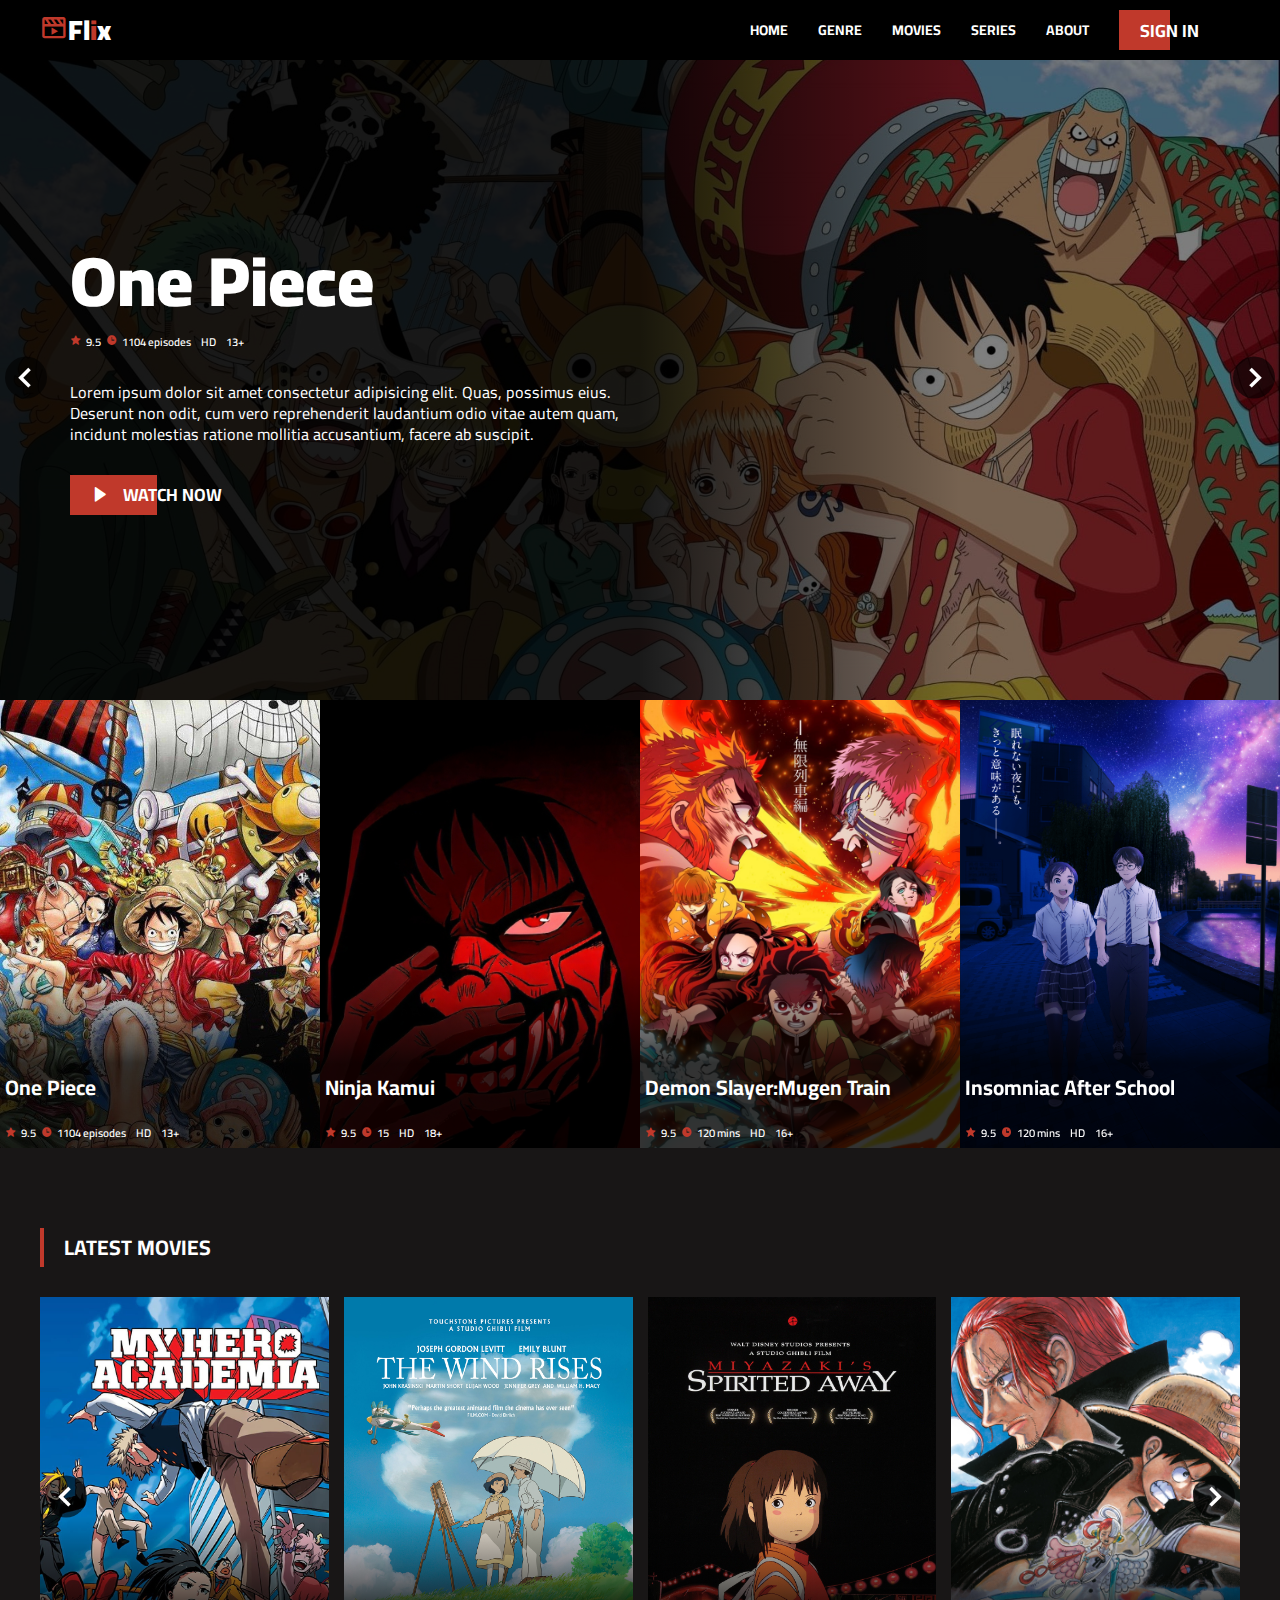
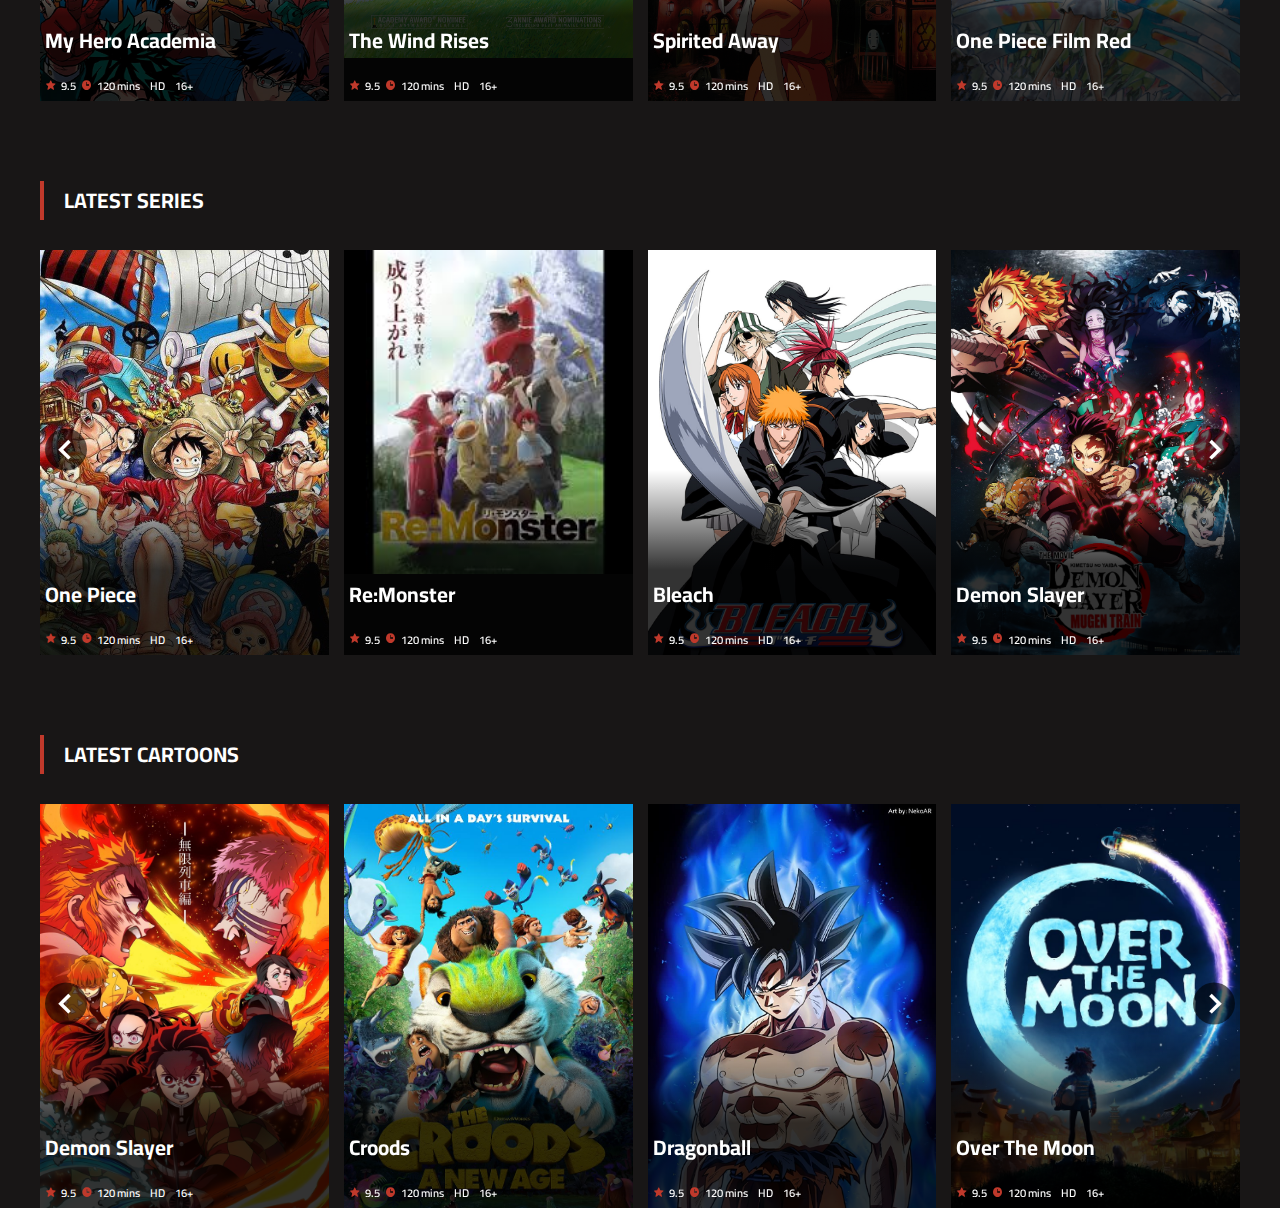
<file: index.html>
<!DOCTYPE html>
<html lang="en">

<head>
    <meta charset="UTF-8">
    <meta http-equiv="X-UA-Compatible" content="IE=edge">
    <meta name="viewport" content="width=device-width, initial-scale=1.0">
    <title>
        Flix
    </title>
    <!-- GOOGLE FONTS -->
    <link rel="preconnect" href="https://fonts.gstatic.com">
    <link href="https://fonts.googleapis.com/css2?family=Cairo:wght@200;300;400;600;700;900&display=swap" rel="stylesheet">
    <!-- OWL CAROUSEL -->
    <link rel="stylesheet" href="https://cdnjs.cloudflare.com/ajax/libs/OwlCarousel2/2.3.4/assets/owl.carousel.min.css" integrity="sha512-tS3S5qG0BlhnQROyJXvNjeEM4UpMXHrQfTGmbQ1gKmelCxlSEBUaxhRBj/EFTzpbP4RVSrpEikbmdJobCvhE3g==" crossorigin="anonymous" />
    <!-- BOX ICONS -->
    <link href='https://unpkg.com/boxicons@2.0.7/css/boxicons.min.css' rel='stylesheet'>
    <!-- APP CSS -->
    <link rel="stylesheet" href="grid.css">
    <link rel="stylesheet" href="app.css">
</head>

<body>

    <!-- NAV -->
    <div class="nav-wrapper">
        <div class="container">
            <div class="nav">
                <a href="#" class="logo">
                    <i class='bx bx-movie-play bx-tada main-color'></i>Fl<span class="main-color">i</span>x
                </a>
                <ul class="nav-menu" id="nav-menu">
                    <li><a href="#">Home</a></li>
                    <li><a href="#">Genre</a></li>
                    <li><a href="#">Movies</a></li>
                    <li><a href="#">Series</a></li>
                    <li><a href="#">About</a></li>
                    <li>
                        <a href="#" class="btn btn-hover">
                            <span>Sign in</span>
                        </a>
                    </li>
                </ul>
                <!-- MOBILE MENU TOGGLE -->
                <div class="hamburger-menu" id="hamburger-menu">
                    <div class="hamburger"></div>
                </div>
            </div>
        </div>
    </div>
    <!-- END NAV -->

    <!-- HERO SECTION -->
    <div class="hero-section">
        <!-- HERO SLIDE -->
        <div class="hero-slide">
            <div class="owl-carousel carousel-nav-center" id="hero-carousel">
                <!-- SLIDE ITEM -->
                <div class="hero-slide-item">
                    <img src="./images/black-banner.png" alt="">
                    <div class="overlay"></div>
                    <div class="hero-slide-item-content">
                        <div class="item-content-wraper">
                            <div class="item-content-title top-down">
                                One Piece
                            </div>
                            <div class="movie-infos top-down delay-2">
                                <div class="movie-info">
                                    <i class="bx bxs-star"></i>
                                    <span>9.5</span>
                                </div>
                                <div class="movie-info">
                                    <i class="bx bxs-time"></i>
                                    <span>1104 episodes</span>
                                </div>
                                <div class="movie-info">
                                    <span>HD</span>
                                </div>
                                <div class="movie-info">
                                    <span>13+</span>
                                </div>
                            </div>
                            <div class="item-content-description top-down delay-4">
                                Lorem ipsum dolor sit amet consectetur adipisicing elit. Quas, possimus eius. Deserunt non odit, cum vero reprehenderit laudantium odio vitae autem quam, incidunt molestias ratione mollitia accusantium, facere ab suscipit.
                            </div>
                            <div class="item-action top-down delay-6">
                                <a href="#" class="btn btn-hover">
                                    <i class="bx bxs-right-arrow"></i>
                                    <span>Watch now</span>
                                </a>
                            </div>
                        </div>
                    </div>
                </div>
                <!-- END SLIDE ITEM -->
                <!-- SLIDE ITEM -->
                <div class="hero-slide-item">
                    <img src="./images/jujutsu kaisen.jpg" alt="">
                    <div class="overlay"></div>
                    <div class="hero-slide-item-content">
                        <div class="item-content-wraper">
                            <div class="item-content-title top-down">
                                Jujutsu Kaisen
                            </div>
                            <div class="movie-infos top-down delay-2">
                                <div class="movie-info">
                                    <i class="bx bxs-star"></i>
                                    <span>9.2</span>
                                </div>
                                <div class="movie-info">
                                    <i class="bx bxs-time"></i>
                                    <span>47 episodes</span>
                                </div>
                                <div class="movie-info">
                                    <span>HD</span>
                                </div>
                                <div class="movie-info">
                                    <span>16+</span>
                                </div>
                            </div>
                            <div class="item-content-description top-down delay-4">
                                Lorem ipsum dolor sit amet consectetur adipisicing elit. Quas, possimus eius. Deserunt non odit, cum vero reprehenderit laudantium odio vitae autem quam, incidunt molestias ratione mollitia accusantium, facere ab suscipit.
                            </div>
                            <div class="item-action top-down delay-6">
                                <a href="#" class="btn btn-hover">
                                    <i class="bx bxs-right-arrow"></i>
                                    <span>Watch now</span>
                                </a>
                            </div>
                        </div>
                    </div>
                </div>
                <!-- END SLIDE ITEM -->
                <!-- SLIDE ITEM -->
                <div class="hero-slide-item">
                    <img src="./images/attack on titan.jpg" alt="">
                    <div class="overlay"></div>
                    <div class="hero-slide-item-content">
                        <div class="item-content-wraper">
                            <div class="item-content-title top-down">
                                Attack On Titan
                            </div>
                            <div class="movie-infos top-down delay-2">
                                <div class="movie-info">
                                    <i class="bx bxs-star"></i>
                                    <span>9.5</span>
                                </div>
                                <div class="movie-info">
                                    <i class="bx bxs-time"></i>
                                    <span>94 episodes </span>
                                </div>
                                <div class="movie-info">
                                    <span>HD</span>
                                </div>
                                <div class="movie-info">
                                    <span>18+</span>
                                </div>
                            </div>
                            <div class="item-content-description top-down delay-4">
                                Lorem ipsum dolor sit amet consectetur adipisicing elit. Quas, possimus eius. Deserunt non odit, cum vero reprehenderit laudantium odio vitae autem quam, incidunt molestias ratione mollitia accusantium, facere ab suscipit.
                            </div>
                            <div class="item-action top-down delay-6">
                                <a href="#" class="btn btn-hover">
                                    <i class="bx bxs-right-arrow"></i>
                                    <span>Watch now</span>
                                </a>
                            </div>
                        </div>
                    </div>
                </div>
                <!-- END SLIDE ITEM -->
            </div>
        </div>
        <!-- END HERO SLIDE -->
        <!-- TOP MOVIES SLIDE -->
        <div class="top-movies-slide">
            <div class="owl-carousel" id="top-movies-slide">
                <!-- MOVIE ITEM -->
                <div class="movie-item">
                    <img src="./images/series/one piece.jpg" alt="">
                    <div class="movie-item-content">
                        <div class="movie-item-title">
                            One Piece
                        </div>
                        <div class="movie-infos">
                            <div class="movie-info">
                                <i class="bx bxs-star"></i>
                                <span>9.5</span>
                            </div>
                            <div class="movie-info">
                                <i class="bx bxs-time"></i>
                                <span>1104 episodes</span>
                            </div>
                            <div class="movie-info">
                                <span>HD</span>
                            </div>
                            <div class="movie-info">
                                <span>13+</span>
                            </div>
                        </div>
                    </div>
                </div>
                <!-- END MOVIE ITEM -->
                <!-- MOVIE ITEM -->
                <div class="movie-item">
                    <img src="./images/movies/ninja kamui.jpg" alt="">
                    <div class="movie-item-content">
                        <div class="movie-item-title">
                            Ninja Kamui
                        </div>
                        <div class="movie-infos">
                            <div class="movie-info">
                                <i class="bx bxs-star"></i>
                                <span>9.5</span>
                            </div>
                            <div class="movie-info">
                                <i class="bx bxs-time"></i>
                                <span>15</span>
                            </div>
                            <div class="movie-info">
                                <span>HD</span>
                            </div>
                            <div class="movie-info">
                                <span>18+</span>
                            </div>
                        </div>
                    </div>
                </div>
                <!-- END MOVIE ITEM -->
                <!-- MOVIE ITEM -->
                <div class="movie-item">
                    <img src="./images/cartoons/demon-slayer.jpg" alt="">
                    <div class="movie-item-content">
                        <div class="movie-item-title">
                            Demon Slayer:Mugen Train
                        </div>
                        <div class="movie-infos">
                            <div class="movie-info">
                                <i class="bx bxs-star"></i>
                                <span>9.5</span>
                            </div>
                            <div class="movie-info">
                                <i class="bx bxs-time"></i>
                                <span>120 mins</span>
                            </div>
                            <div class="movie-info">
                                <span>HD</span>
                            </div>
                            <div class="movie-info">
                                <span>16+</span>
                            </div>
                        </div>
                    </div>
                </div>
                <!-- END MOVIE ITEM -->
                <!-- MOVIE ITEM -->
                <div class="movie-item">
                    <img src="./images/movies/insomnia.png" alt="">
                    <div class="movie-item-content">
                        <div class="movie-item-title">
                            Insomniac After School
                        </div>
                        <div class="movie-infos">
                            <div class="movie-info">
                                <i class="bx bxs-star"></i>
                                <span>9.5</span>
                            </div>
                            <div class="movie-info">
                                <i class="bx bxs-time"></i>
                                <span>120 mins</span>
                            </div>
                            <div class="movie-info">
                                <span>HD</span>
                            </div>
                            <div class="movie-info">
                                <span>16+</span>
                            </div>
                        </div>
                    </div>
                </div>
                <!-- END MOVIE ITEM -->
                <!-- MOVIE ITEM -->
                <div class="movie-item">
                    <img src="./images/series/your lie in april.jpg" alt="">
                    <div class="movie-item-content">
                        <div class="movie-item-title">
                            Your Lie In April
                        </div>
                        <div class="movie-infos">
                            <div class="movie-info">
                                <i class="bx bxs-star"></i>
                                <span>9.5</span>
                            </div>
                            <div class="movie-info">
                                <i class="bx bxs-time"></i>
                                <span>120 mins</span>
                            </div>
                            <div class="movie-info">
                                <span>HD</span>
                            </div>
                            <div class="movie-info">
                                <span>16+</span>
                            </div>
                        </div>
                    </div>
                </div>
                <!-- END MOVIE ITEM -->
                <!-- MOVIE ITEM -->
                <div class="movie-item">
                    <img src="./images/movies/naruto.jpg" alt="">
                    <div class="movie-item-content">
                        <div class="movie-item-title">
                            Naruto
                        </div>
                        <div class="movie-infos">
                            <div class="movie-info">
                                <i class="bx bxs-star"></i>
                                <span>9.5</span>
                            </div>
                            <div class="movie-info">
                                <i class="bx bxs-time"></i>
                                <span>120 mins</span>
                            </div>
                            <div class="movie-info">
                                <span>HD</span>
                            </div>
                            <div class="movie-info">
                                <span>16+</span>
                            </div>
                        </div>
                    </div>
                </div>
                <!-- END MOVIE ITEM -->
            </div>
        </div>
        <!-- END TOP MOVIES SLIDE -->
    </div>
    <!-- END HERO SECTION -->

    <!-- LATEST MOVIES SECTION -->
    <div class="section">
        <div class="container">
            <div class="section-header">
                latest movies
            </div>
            <div class="movies-slide carousel-nav-center owl-carousel">
                <!-- MOVIE ITEM -->
                <a href="#" class="movie-item">
                    <img src="./images/movies/my hero academia.jpg" alt="">
                    <div class="movie-item-content">
                        <div class="movie-item-title">
                            My Hero Academia
                        </div>
                        <div class="movie-infos">
                            <div class="movie-info">
                                <i class="bx bxs-star"></i>
                                <span>9.5</span>
                            </div>
                            <div class="movie-info">
                                <i class="bx bxs-time"></i>
                                <span>120 mins</span>
                            </div>
                            <div class="movie-info">
                                <span>HD</span>
                            </div>
                            <div class="movie-info">
                                <span>16+</span>
                            </div>
                        </div>
                    </div>
                </a>
                <!-- END MOVIE ITEM -->
                <!-- MOVIE ITEM -->
                <a href="#" class="movie-item">
                    <img src="./images/movies/The Wind Rises.jpg" alt="">
                    <div class="movie-item-content">
                        <div class="movie-item-title">
                            The Wind Rises
                        </div>
                        <div class="movie-infos">
                            <div class="movie-info">
                                <i class="bx bxs-star"></i>
                                <span>9.5</span>
                            </div>
                            <div class="movie-info">
                                <i class="bx bxs-time"></i>
                                <span>120 mins</span>
                            </div>
                            <div class="movie-info">
                                <span>HD</span>
                            </div>
                            <div class="movie-info">
                                <span>16+</span>
                            </div>
                        </div>
                    </div>
                </a>
                <!-- END MOVIE ITEM -->
                <!-- MOVIE ITEM -->
                <a href="#" class="movie-item">
                    <img src="./images/movies/Spirited Away.jpg" alt="">
                    <div class="movie-item-content">
                        <div class="movie-item-title">
                            Spirited Away
                        </div>
                        <div class="movie-infos">
                            <div class="movie-info">
                                <i class="bx bxs-star"></i>
                                <span>9.5</span>
                            </div>
                            <div class="movie-info">
                                <i class="bx bxs-time"></i>
                                <span>120 mins</span>
                            </div>
                            <div class="movie-info">
                                <span>HD</span>
                            </div>
                            <div class="movie-info">
                                <span>16+</span>
                            </div>
                        </div>
                    </div>
                </a>
                <!-- END MOVIE ITEM -->
                <!-- MOVIE ITEM -->
                <a href="#" class="movie-item">
                    <img src="./images/movies/One Piece Film Red.jpg" alt="">
                    <div class="movie-item-content">
                        <div class="movie-item-title">
                            One Piece Film Red
                        </div>
                        <div class="movie-infos">
                            <div class="movie-info">
                                <i class="bx bxs-star"></i>
                                <span>9.5</span>
                            </div>
                            <div class="movie-info">
                                <i class="bx bxs-time"></i>
                                <span>120 mins</span>
                            </div>
                            <div class="movie-info">
                                <span>HD</span>
                            </div>
                            <div class="movie-info">
                                <span>16+</span>
                            </div>
                        </div>
                    </div>
                </a>
                <!-- END MOVIE ITEM -->
                <!-- MOVIE ITEM -->
                <a href="#" class="movie-item">
                    <img src="./images/movies/Suzume No Tozimari.jpg" alt="">
                    <div class="movie-item-content">
                        <div class="movie-item-title">
                            Suzume No Tozimari
                        </div>
                        <div class="movie-infos">
                            <div class="movie-info">
                                <i class="bx bxs-star"></i>
                                <span>9.5</span>
                            </div>
                            <div class="movie-info">
                                <i class="bx bxs-time"></i>
                                <span>120 mins</span>
                            </div>
                            <div class="movie-info">
                                <span>HD</span>
                            </div>
                            <div class="movie-info">
                                <span>16+</span>
                            </div>
                        </div>
                    </div>
                </a>
                <!-- END MOVIE ITEM -->
                <!-- MOVIE ITEM -->
                <a href="#" class="movie-item">
                    <img src="./images/movies/Weathering With You.jpg" alt="">
                    <div class="movie-item-content">
                        <div class="movie-item-title">
                          Weathering With You
                        </div>
                        <div class="movie-infos">
                            <div class="movie-info">
                                <i class="bx bxs-star"></i>
                                <span>9.5</span>
                            </div>
                            <div class="movie-info">
                                <i class="bx bxs-time"></i>
                                <span>120 mins</span>
                            </div>
                            <div class="movie-info">
                                <span>HD</span>
                            </div>
                            <div class="movie-info">
                                <span>16+</span>
                            </div>
                        </div>
                    </div>
                </a>
                <!-- END MOVIE ITEM -->
                <!-- MOVIE ITEM -->
                <a href="#" class="movie-item">
                    <img src="./images/movies/I Want To Eat Your Pancreas.jpg" alt="">
                    <div class="movie-item-content">
                        <div class="movie-item-title">
                            I Want To Eat Your Pancreas
                        </div>
                        <div class="movie-infos">
                            <div class="movie-info">
                                <i class="bx bxs-star"></i>
                                <span>9.5</span>
                            </div>
                            <div class="movie-info">
                                <i class="bx bxs-time"></i>
                                <span>120 mins</span>
                            </div>
                            <div class="movie-info">
                                <span>HD</span>
                            </div>
                            <div class="movie-info">
                                <span>16+</span>
                            </div>
                        </div>
                    </div>
                </a>
                <!-- END MOVIE ITEM -->
            </div>
        </div>
    </div>
    <!-- END LATEST MOVIES SECTION -->

    <!-- LATEST SERIES SECTION -->
    <div class="section">
        <div class="container">
            <div class="section-header">
                latest series
            </div>
            <div class="movies-slide carousel-nav-center owl-carousel">
                <!-- MOVIE ITEM -->
                <a href="#" class="movie-item">
                    <img src="./images/series/one piece.jpg" alt="">
                    <div class="movie-item-content">
                        <div class="movie-item-title">
                            One Piece
                        </div>
                        <div class="movie-infos">
                            <div class="movie-info">
                                <i class="bx bxs-star"></i>
                                <span>9.5</span>
                            </div>
                            <div class="movie-info">
                                <i class="bx bxs-time"></i>
                                <span>120 mins</span>
                            </div>
                            <div class="movie-info">
                                <span>HD</span>
                            </div>
                            <div class="movie-info">
                                <span>16+</span>
                            </div>
                        </div>
                    </div>
                </a>
                <!-- END MOVIE ITEM -->
                <!-- MOVIE ITEM -->
                <a href="#" class="movie-item">
                    <img src="./images/series/re monster.jpeg" alt="">
                    <div class="movie-item-content">
                        <div class="movie-item-title">
                            Re:Monster
                        </div>
                        <div class="movie-infos">
                            <div class="movie-info">
                                <i class="bx bxs-star"></i>
                                <span>9.5</span>
                            </div>
                            <div class="movie-info">
                                <i class="bx bxs-time"></i>
                                <span>120 mins</span>
                            </div>
                            <div class="movie-info">
                                <span>HD</span>
                            </div>
                            <div class="movie-info">
                                <span>16+</span>
                            </div>
                        </div>
                    </div>
                </a>
                <!-- END MOVIE ITEM -->
                <!-- MOVIE ITEM -->
                <a href="#" class="movie-item">
                    <img src="./images/series/bleach.jpg" alt="">
                    <div class="movie-item-content">
                        <div class="movie-item-title">
                            Bleach
                        </div>
                        <div class="movie-infos">
                            <div class="movie-info">
                                <i class="bx bxs-star"></i>
                                <span>9.5</span>
                            </div>
                            <div class="movie-info">
                                <i class="bx bxs-time"></i>
                                <span>120 mins</span>
                            </div>
                            <div class="movie-info">
                                <span>HD</span>
                            </div>
                            <div class="movie-info">
                                <span>16+</span>
                            </div>
                        </div>
                    </div>
                </a>
                <!-- END MOVIE ITEM -->
                <!-- MOVIE ITEM -->
                <a href="#" class="movie-item">
                    <img src="./images/series/Demon Slayer.jpg" alt="">
                    <div class="movie-item-content">
                        <div class="movie-item-title">
                            Demon Slayer
                        </div>
                        <div class="movie-infos">
                            <div class="movie-info">
                                <i class="bx bxs-star"></i>
                                <span>9.5</span>
                            </div>
                            <div class="movie-info">
                                <i class="bx bxs-time"></i>
                                <span>120 mins</span>
                            </div>
                            <div class="movie-info">
                                <span>HD</span>
                            </div>
                            <div class="movie-info">
                                <span>16+</span>
                            </div>
                        </div>
                    </div>
                </a>
                <!-- END MOVIE ITEM -->
                <!-- MOVIE ITEM -->
                <a href="#" class="movie-item">
                    <img src="./images/series/your lie in april.jpg" alt="">
                    <div class="movie-item-content">
                        <div class="movie-item-title">
                            Your Lie In April
                        </div>
                        <div class="movie-infos">
                            <div class="movie-info">
                                <i class="bx bxs-star"></i>
                                <span>9.5</span>
                            </div>
                            <div class="movie-info">
                                <i class="bx bxs-time"></i>
                                <span>120 mins</span>
                            </div>
                            <div class="movie-info">
                                <span>HD</span>
                            </div>
                            <div class="movie-info">
                                <span>16+</span>
                            </div>
                        </div>
                    </div>
                </a>
                <!-- END MOVIE ITEM -->
                <!-- MOVIE ITEM -->
                <a href="#" class="movie-item">
                    <img src="./images/series/Horimiya.jpg" alt="">
                    <div class="movie-item-content">
                        <div class="movie-item-title">
                            Horimiya
                        </div>
                        <div class="movie-infos">
                            <div class="movie-info">
                                <i class="bx bxs-star"></i>
                                <span>9.5</span>
                            </div>
                            <div class="movie-info">
                                <i class="bx bxs-time"></i>
                                <span>120 mins</span>
                            </div>
                            <div class="movie-info">
                                <span>HD</span>
                            </div>
                            <div class="movie-info">
                                <span>16+</span>
                            </div>
                        </div>
                    </div>
                </a>
                <!-- END MOVIE ITEM -->
                <!-- MOVIE ITEM -->
                <a href="#" class="movie-item">
                    <img src="./images/series/pokemon.webp" alt="">
                    <div class="movie-item-content">
                        <div class="movie-item-title">
                            Pokemon
                        </div>
                        <div class="movie-infos">
                            <div class="movie-info">
                                <i class="bx bxs-star"></i>
                                <span>9.5</span>
                            </div>
                            <div class="movie-info">
                                <i class="bx bxs-time"></i>
                                <span>120 mins</span>
                            </div>
                            <div class="movie-info">
                                <span>HD</span>
                            </div>
                            <div class="movie-info">
                                <span>16+</span>
                            </div>
                        </div>
                    </div>
                </a>
                <!-- END MOVIE ITEM -->
            </div>
        </div>
    </div>
    <!-- END LATEST SERIES SECTION -->

    <!-- LATEST CARTOONS SECTION -->
    <div class="section">
        <div class="container">
            <div class="section-header">
                latest cartoons
            </div>
            <div class="movies-slide carousel-nav-center owl-carousel">
                <!-- MOVIE ITEM -->
                <a href="#" class="movie-item">
                    <img src="./images/cartoons/demon-slayer.jpg" alt="">
                    <div class="movie-item-content">
                        <div class="movie-item-title">
                            Demon Slayer
                        </div>
                        <div class="movie-infos">
                            <div class="movie-info">
                                <i class="bx bxs-star"></i>
                                <span>9.5</span>
                            </div>
                            <div class="movie-info">
                                <i class="bx bxs-time"></i>
                                <span>120 mins</span>
                            </div>
                            <div class="movie-info">
                                <span>HD</span>
                            </div>
                            <div class="movie-info">
                                <span>16+</span>
                            </div>
                        </div>
                    </div>
                </a>
                <!-- END MOVIE ITEM -->
                <!-- MOVIE ITEM -->
                <a href="#" class="movie-item">
                    <img src="./images/cartoons/croods.jpg" alt="">
                    <div class="movie-item-content">
                        <div class="movie-item-title">
                            Croods
                        </div>
                        <div class="movie-infos">
                            <div class="movie-info">
                                <i class="bx bxs-star"></i>
                                <span>9.5</span>
                            </div>
                            <div class="movie-info">
                                <i class="bx bxs-time"></i>
                                <span>120 mins</span>
                            </div>
                            <div class="movie-info">
                                <span>HD</span>
                            </div>
                            <div class="movie-info">
                                <span>16+</span>
                            </div>
                        </div>
                    </div>
                </a>
                <!-- END MOVIE ITEM -->
                <!-- MOVIE ITEM -->
                <a href="#" class="movie-item">
                    <img src="./images/cartoons/dragon.jpg" alt="">
                    <div class="movie-item-content">
                        <div class="movie-item-title">
                            Dragonball
                        </div>
                        <div class="movie-infos">
                            <div class="movie-info">
                                <i class="bx bxs-star"></i>
                                <span>9.5</span>
                            </div>
                            <div class="movie-info">
                                <i class="bx bxs-time"></i>
                                <span>120 mins</span>
                            </div>
                            <div class="movie-info">
                                <span>HD</span>
                            </div>
                            <div class="movie-info">
                                <span>16+</span>
                            </div>
                        </div>
                    </div>
                </a>
                <!-- END MOVIE ITEM -->
                <!-- MOVIE ITEM -->
                <a href="#" class="movie-item">
                    <img src="./images/cartoons/over-the-moon.jpg" alt="">
                    <div class="movie-item-content">
                        <div class="movie-item-title">
                            Over The Moon
                        </div>
                        <div class="movie-infos">
                            <div class="movie-info">
                                <i class="bx bxs-star"></i>
                                <span>9.5</span>
                            </div>
                            <div class="movie-info">
                                <i class="bx bxs-time"></i>
                                <span>120 mins</span>
                            </div>
                            <div class="movie-info">
                                <span>HD</span>
                            </div>
                            <div class="movie-info">
                                <span>16+</span>
                            </div>
                        </div>
                    </div>
                </a>
                <!-- END MOVIE ITEM -->
                <!-- MOVIE ITEM -->
                <a href="#" class="movie-item">
                    <img src="./images/cartoons/weathering.jpg" alt="">
                    <div class="movie-item-content">
                        <div class="movie-item-title">
                            Weathering With You
                        </div>
                        <div class="movie-infos">
                            <div class="movie-info">
                                <i class="bx bxs-star"></i>
                                <span>9.5</span>
                            </div>
                            <div class="movie-info">
                                <i class="bx bxs-time"></i>
                                <span>120 mins</span>
                            </div>
                            <div class="movie-info">
                                <span>HD</span>
                            </div>
                            <div class="movie-info">
                                <span>16+</span>
                            </div>
                        </div>
                    </div>
                </a>
                <!-- END MOVIE ITEM -->
                <!-- MOVIE ITEM -->
                <a href="#" class="movie-item">
                    <img src="./images/cartoons/your-name.jpg" alt="">
                    <div class="movie-item-content">
                        <div class="movie-item-title">
                            Your Name
                        </div>
                        <div class="movie-infos">
                            <div class="movie-info">
                                <i class="bx bxs-star"></i>
                                <span>9.5</span>
                            </div>
                            <div class="movie-info">
                                <i class="bx bxs-time"></i>
                                <span>120 mins</span>
                            </div>
                            <div class="movie-info">
                                <span>HD</span>
                            </div>
                            <div class="movie-info">
                                <span>16+</span>
                            </div>
                        </div>
                    </div>
                </a>
                <!-- END MOVIE ITEM -->
                <!-- MOVIE ITEM -->
                <a href="#" class="movie-item">
                    <img src="./images/cartoons/coco.jpg" alt="">
                    <div class="movie-item-content">
                        <div class="movie-item-title">
                            Coco
                        </div>
                        <div class="movie-infos">
                            <div class="movie-info">
                                <i class="bx bxs-star"></i>
                                <span>9.5</span>
                            </div>
                            <div class="movie-info">
                                <i class="bx bxs-time"></i>
                                <span>120 mins</span>
                            </div>
                            <div class="movie-info">
                                <span>HD</span>
                            </div>
                            <div class="movie-info">
                                <span>16+</span>
                            </div>
                        </div>
                    </div>
                </a>
                <!-- END MOVIE ITEM -->
            </div>
        </div>
    </div>
    <!-- END LATEST CARTOONS SECTION -->

    

    
    <!-- SCRIPT -->
    <!-- JQUERY -->
    <script src="https://code.jquery.com/jquery-3.6.0.min.js" integrity="sha256-/xUj+3OJU5yExlq6GSYGSHk7tPXikynS7ogEvDej/m4=" crossorigin="anonymous"></script>
    <!-- OWL CAROUSEL -->
    <script src="https://cdnjs.cloudflare.com/ajax/libs/OwlCarousel2/2.3.4/owl.carousel.min.js" integrity="sha512-bPs7Ae6pVvhOSiIcyUClR7/q2OAsRiovw4vAkX+zJbw3ShAeeqezq50RIIcIURq7Oa20rW2n2q+fyXBNcU9lrw==" crossorigin="anonymous"></script>
    <!-- APP SCRIPT -->
    <script src="app.js"></script>

</body>

</html>
</file>
<file: grid.css>
.row {
    display: flex;
    flex-wrap: wrap;
    margin: 0 -15px;
}

[class*="col-"] {
    padding: 0 15px;
}

.col-1 {
    width: 8.33%;
}

.col-2 {
    width: 16.66%;
}

.col-3 {
    width: 25%;
}

.col-4 {
    width: 33.33%;
}

.col-5 {
    width: 41.66%;
}

.col-6 {
    width: 50%;
}

.col-7 {
    width: 58.33%;
}

.col-8 {
    width: 66.66%;
}

.col-9 {
    width: 75%;
}

.col-10 {
    width: 83.33%;
}

.col-11 {
    width: 91.66%;
}

.col-12 {
    width: 100%;
}

/* MEDIUM SCREEN */

@media only screen and (max-width: 1280px) {
    .col-md-1 {
        width: 8.33%;
    }

    .col-md-2 {
        width: 16.66%;
    }

    .col-md-3 {
        width: 25%;
    }

    .col-md-4 {
        width: 33.33%;
    }

    .col-md-5 {
        width: 41.66%;
    }

    .col-md-6 {
        width: 50%;
    }

    .col-md-7 {
        width: 58.33%;
    }

    .col-md-8 {
        width: 66.66%;
    }

    .col-md-9 {
        width: 75%;
    }

    .col-md-10 {
        width: 83.33%;
    }

    .col-md-11 {
        width: 91.66%;
    }

    .col-md-12 {
        width: 100%;
    }
}

/* SMALL SCREEN */

@media only screen and (max-width: 850px) {
    .col-sm-1 {
        width: 8.33%;
    }

    .col-sm-2 {
        width: 16.66%;
    }

    .col-sm-3 {
        width: 25%;
    }

    .col-sm-4 {
        width: 33.33%;
    }

    .col-sm-5 {
        width: 41.66%;
    }

    .col-sm-6 {
        width: 50%;
    }

    .col-sm-7 {
        width: 58.33%;
    }

    .col-sm-8 {
        width: 66.66%;
    }

    .col-sm-9 {
        width: 75%;
    }

    .col-sm-10 {
        width: 83.33%;
    }

    .col-sm-11 {
        width: 91.66%;
    }

    .col-sm-12 {
        width: 100%;
    }
}
</file>
<file: app.css>
:root {
    --main-color: #c0392b;
    --body-bg: #181616;
    --box-bg: #221f1f;
    --text-color: #ffffff;

    --nav-height: 60px;
    --space-top: 30px;
}

* {
    padding: 0;
    margin: 0;
    box-sizing: border-box;
}

html {
    font-size: 16px;
}

body {
    font-family: "Cairo", sans-serif;
    background-color: var(--body-bg);
    color: var(--text-color);
    padding-top: var(--nav-height);
}

a {
    text-decoration: none;
    color: unset;
}

img {
    max-width: 100%;
}

.main-color {
    color: var(--main-color);
}

.container {
    max-width: 1920px;
    padding: 0 40px;
    margin: auto;
}

.overlay {
    position: absolute;
    top: 0;
    right: 0;
    bottom: 0;
    left: 0;
    background-color: rgba(0, 0, 0, 0.5);
}

.nav-wrapper {
    position: fixed;
    top: 0;
    left: 0;
    width: 100%;
    z-index: 99;
    background-color: #000000;
}

.nav {
    display: flex;
    align-items: center;
    justify-content: space-between;
    color: var(--text-color);
    height: var(--nav-height);
}

.nav a {
    color: var(--text-color);
}

.logo {
    font-size: 2rem;
    font-weight: 900;
}

.nav-menu {
    list-style-type: none;
    display: flex;
    align-items: center;
    padding: 0 20px;
}

.nav-menu li ~ li {
    margin-left: 30px;
}

.nav-menu a {
    text-transform: uppercase;
    font-weight: 700;
}

.nav-menu a:hover {
    color: var(--main-color);
}

.nav-menu a.btn:hover,
a.logo:hover,
a.movie-item:hover {
    color: unset;
}

.btn {
    color: #ffffff;
    padding: 0.25rem 1.5rem;
    text-transform: uppercase;
    font-size: 1.25rem;
    font-weight: 700;
    display: inline-flex;
    position: relative;
    align-items: center;
}

.btn-hover::before {
    z-index: 1;
    content: "";
    position: absolute;
    top: 0;
    left: 0;
    width: 50%;
    height: 100%;
    background-color: var(--main-color);
    transition: 0.3s ease-in-out;
}

.btn-hover:hover::before {
    width: 100%;
}

.btn i,
.btn span {
    z-index: 1;
}

.btn i {
    margin-right: 1rem;
}

.hamburger-menu {
    --size: 30px;
    height: var(--size);
    width: var(--size);
    cursor: pointer;
    z-index: 101;
    position: relative;
    display: none;
    align-items: center;
}

.hamburger {
    position: relative;
}

.hamburger,
.hamburger::before,
.hamburger::after {
    width: var(--size);
    height: 3px;
    border-radius: 0.5rem;
    background-color: var(--text-color);
    transition: 0.4s;
}

.hamburger::before,
.hamburger::after {
    content: "";
    position: absolute;
    left: 0;
}

.hamburger::before {
    top: -10px;
}

.hamburger::after {
    bottom: -10px;
}

.hamburger-menu.active .hamburger {
    background-color: transparent;
}

.hamburger-menu.active .hamburger::before {
    transform-origin: top left;
    transform: rotate(45deg);
    left: 6px;
}

.hamburger-menu.active .hamburger::after {
    transform-origin: bottom left;
    transform: rotate(-45deg);
    left: 6px;
}

.hero-slide-item {
    padding-top: 40%;
    position: relative;
    overflow: hidden;
}

.hero-slide-item img {
    width: 100%;
    position: absolute;
    top: 0;
    left: 0;
}

.hero-slide-item-content {
    position: absolute;
    top: 0;
    left: 0;
    width: 100%;
    height: 100%;
    color: var(--text-color);
    display: flex;
}

.item-content-wraper {
    padding-left: 5rem;
    width: 40%;
    background-color: rgba(0, 0, 0, 0.8);
    display: flex;
    flex-direction: column;
    justify-content: center;
    position: relative;
}

.item-content-wraper::before {
    content: "";
    position: absolute;
    top: 0;
    left: 100%;
    width: 50%;
    height: 100%;
    background: linear-gradient(to right, rgba(0, 0, 0, 0.8), rgba(0, 0, 0, 0));
}

.item-content-title {
    font-size: 5rem;
    line-height: 5rem;
    font-weight: 900;
}

.movie-infos {
    display: flex;
    align-items: center;
    flex-wrap: wrap;
    margin-top: calc(var(--space-top) / 2);
}

.movie-info {
    display: flex;
    align-items: center;
    font-size: 0.8rem;
    font-weight: 600;
}

.movie-info span {
    margin-left: 5px;
}

.movie-info i {
    color: var(--main-color);
}

.movie-info ~ .movie-info {
    margin-left: 5px;
}

.item-content-description {
    font-size: 1.15rem;
    margin-top: var(--space-top);
    line-height: 1.5rem;
}

.item-action {
    margin-top: var(--space-top);
}

.carousel-nav-center {
    position: relative;
}

.carousel-nav-center .owl-nav button i {
    font-size: 3rem;
}

.carousel-nav-center .owl-nav button {
    position: absolute;
    top: 50%;
    transform: translateY(-50%);
}

.carousel-nav-center .owl-nav .owl-prev {
    position: absolute;
    left: 5px;
}

.carousel-nav-center .owl-nav .owl-next {
    position: absolute;
    right: 5px;
}

.owl-nav button {
    border: none;
    outline: none;
}

.owl-nav button i {
    background-color: rgba(0, 0, 0, 0.6);
    border-radius: 50%;
}

.owl-nav button:hover i {
    color: var(--main-color);
}

.top-down {
    transform: translateY(-50px);
    visibility: hidden;
    opacity: 0;
    transition: 0.5s ease-in-out;
}

.delay-2 {
    transition-delay: 0.2s;
}

.delay-4 {
    transition-delay: 0.4s;
}

.delay-6 {
    transition-delay: 0.6s;
}

.delay-8 {
    transition-delay: 0.8s;
}

.owl-item.active .top-down {
    transform: translateY(0);
    visibility: visible;
    opacity: 1;
}

.movie-item {
    display: block;
    position: relative;
    overflow: hidden;
    padding-top: 140%;
    cursor: pointer;
}

.movie-item img {
    position: absolute;
    top: 0;
    left: 0;
    width: 100%;
    transition: transform 0.3s linear;
}

.movie-item:hover img {
    transform: scale(1.2);
}

.movie-item-content {
    position: absolute;
    bottom: 0;
    left: 0;
    width: 100%;
    padding: 5px;
    background-color: rgba(0, 0, 0, 0.8);
}

.movie-item-content::before {
    content: "";
    position: absolute;
    bottom: 100%;
    left: 0;
    width: 100%;
    height: 100px;
    background: linear-gradient(to top, rgba(0, 0, 0, 0.8), rgba(0, 0, 0, 0));
}

.movie-item-title {
    color: var(--text-color);
    font-size: 1.5rem;
    position: relative;
    font-weight: 700;
}

.section {
    padding-top: 80px;
}

.section-header {
    margin-bottom: 30px;
    padding-left: 20px;
    text-transform: uppercase;
    font-size: 1.5rem;
    font-weight: 700;
    border-left: 4px solid var(--main-color);
    display: flex;
    align-items: center;
}

.pricing-header {
    margin-bottom: 30px;
    text-align: center;
    font-size: 2rem;
    font-weight: 700;
    text-transform: uppercase;
}

.pricing-box {
    padding: 50px;
    margin: 15px 0;
    background-color: var(--box-bg);
    border-top: 5px solid transparent;
    transition: transform 0.3s ease-in-out;
}

.pricing-box:hover {
    transform: translateY(-20px);
}

.pricing-box.hightlight {
    border-top: 5px solid var(--main-color);
}

.pricing-box-header {
    display: flex;
    align-items: center;
    justify-content: space-between;
    font-size: 1.5rem;
}

.pricing-price {
    font-weight: 700;
}

.pricing-price span {
    font-size: 1rem;
}

.pricing-box-content {
    text-align: center;
    margin-top: 60px;
    font-size: 1.25rem;
}

.pricing-box-action {
    text-align: center;
    margin-top: 60px;
}

footer.section {
    margin-top: 80px;
    padding-bottom: 80px;
    position: relative;
    background-color: var(--box-bg);
}

footer a:hover {
    color: var(--main-color);
}

footer a.logo {
    margin-top: -2.5rem;
    display: block;
}

footer a.logo:hover {
    color: unset;
}

.social-list {
    display: flex;
    align-items: center;
    margin-top: 20px;
}

.social-item {
    --size: 30px;
    height: var(--size);
    width: var(--size);
    display: grid;
    place-items: center;
    border-radius: 50%;
    background-color: var(--text-color);
    color: var(--main-color);
}

.social-item:hover {
    background-color: var(--main-color);
    color: var(--text-color);
}

.social-item ~ .social-item {
    margin-left: 20px;
}

footer .content {
    margin-top: 20px;
}

.footer-menu {
    list-style-type: none;
}

.footer-menu a {
    display: inline-block;
    transition: transform 0.2s ease-in-out;
}

.footer-menu a:hover {
    transform: translateX(5px);
}

.copyright {
    padding: 10px;
    border-top: 1px solid var(--body-bg);
    background-color: var(--box-bg);
    text-align: center;
}

/* RESPONSIVE */

@media only screen and (max-width: 1280px) {
    html {
        font-size: 14px;
    }

    .hero-slide-item {
        padding-top: 50%;
    }

    .item-content-wraper {
        width: 50%;
    }
}

@media only screen and (max-width: 850px) {
    html {
        font-size: 12px;
    }

    .container {
        padding: 0 15px;
    }

    .hero-slide-item {
        height: max-content;
        padding-top: unset;
    }

    .item-content-wraper {
        width: 100%;
        height: 100%;
        padding-bottom: 20px;
        padding-right: 5rem;
        background-color: rgba(0, 0, 0, 0.2);
    }

    .hero-slide-item-content {
        position: relative;
    }

    .hero-slide-item img {
        height: 100%;
    }

    .item-content-title {
        font-size: 3rem;
    }

    .hamburger-menu {
        display: grid;
    }

    .nav-menu {
        /* display: none; */
        position: absolute;
        top: 100%;
        left: -100%;
        background-color: #000000;
        flex-direction: column;
        width: 80%;
        height: 100vh;
        padding: 20px;
        transition: 0.3s ease-in-out;
    }

    .nav-menu li {
        margin: 10px 30px;
    }

    .nav-menu.active {
        left: 0;
    }
	body {
    font-family: "Cairo", sans-serif;
    background-color: #181616;
    color: #ffffff;
    display: flex;
    justify-content: center;
    align-items: center;
    height: 100vh;
}

.container {
    max-width: 400px;
    padding: 20px;
    background-color: #221f1f;
    border-radius: 10px;
    box-shadow: 0px 0px 10px rgba(0, 0, 0, 0.5);
}

.login-wrapper {
    text-align: center;
}

.login-form {
    margin-top: 20px;
}

.form-group {
    margin-bottom: 20px;
}

label {
    display: block;
    margin-bottom: 5px;
    font-weight: bold;
}

input {
    width: 100%;
    padding: 10px;
    border-radius: 5px;
    border: 1px solid #ffffff;
    background-color: transparent;
    color: #ffffff;
}

button.btn {
    width: 100%;
    padding: 10px;
    border: none;
    border-radius: 5px;
    background-color: #c0392b;
    color: #ffffff;
    font-size: 16px;
    font-weight: bold;
    cursor: pointer;
    transition: background-color 0.3s ease;
}

button.btn:hover {
    background-color: #a93226;
}

}
</file>
